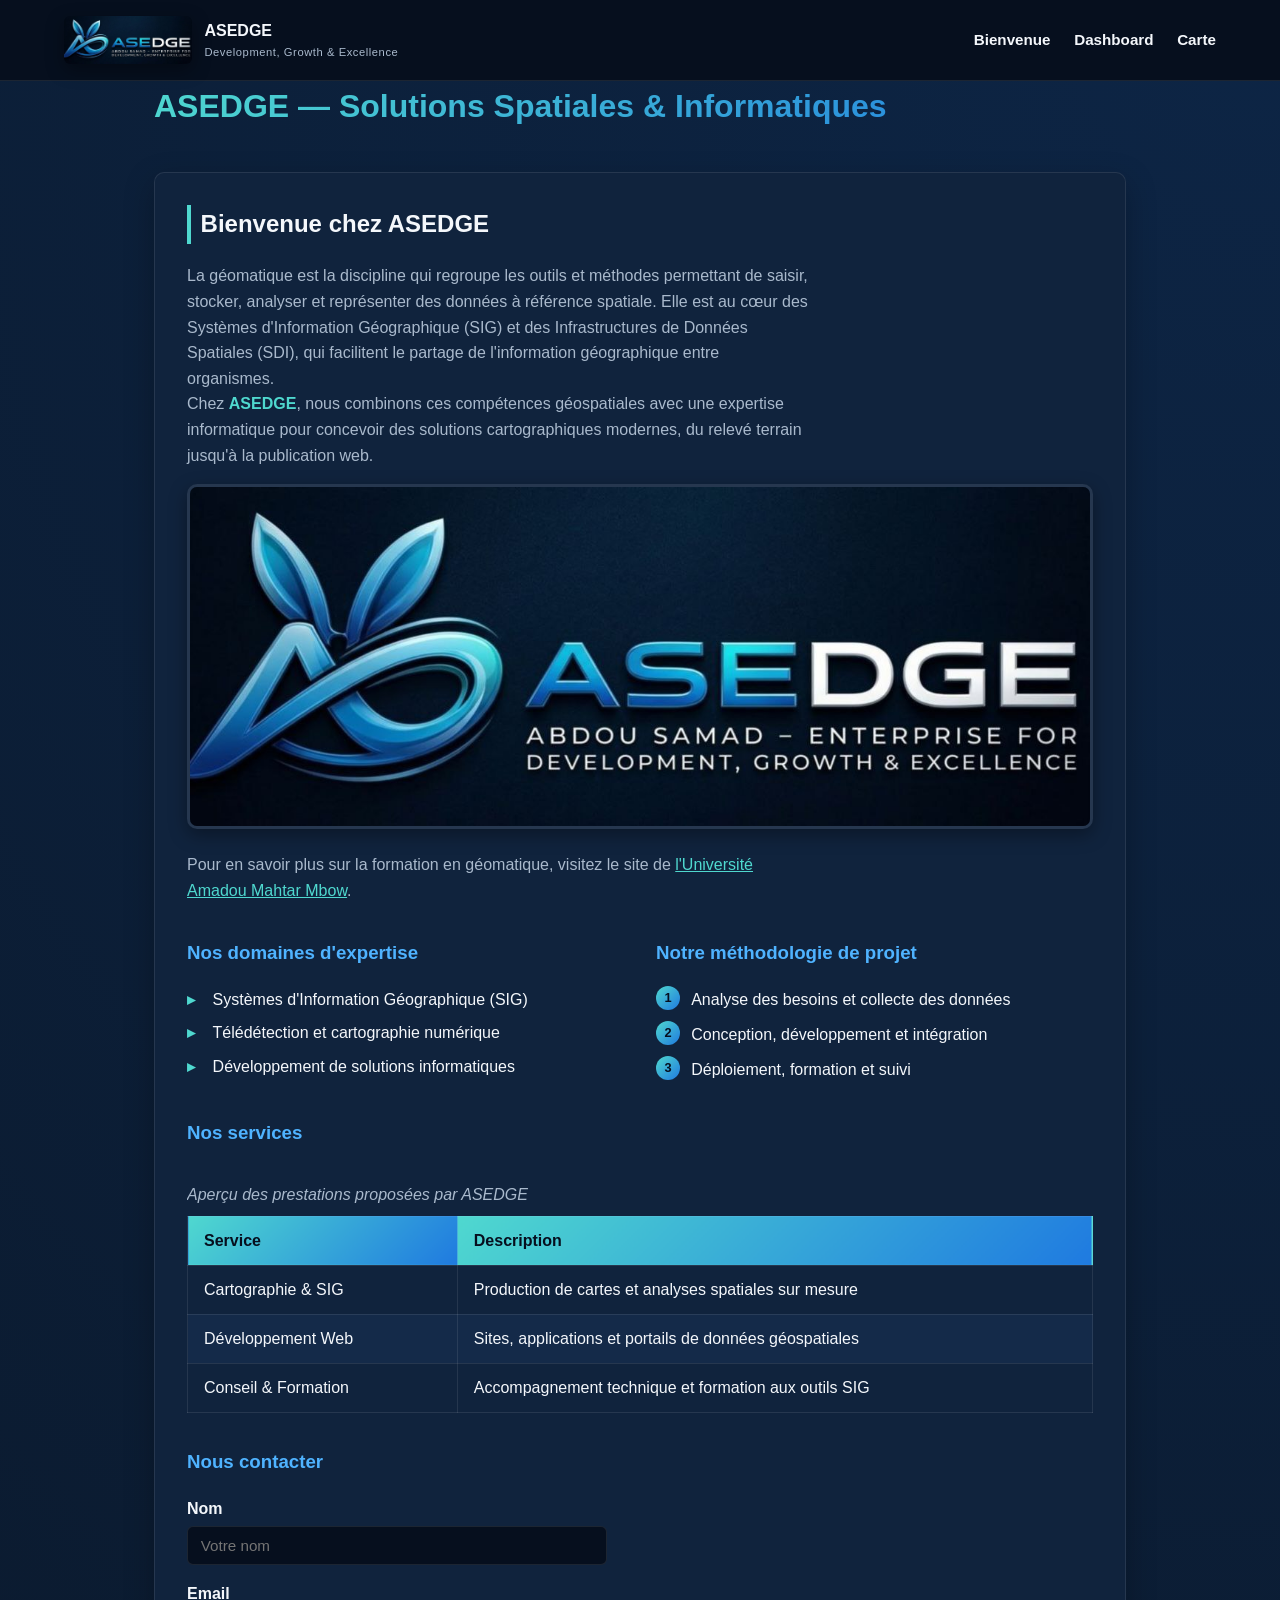
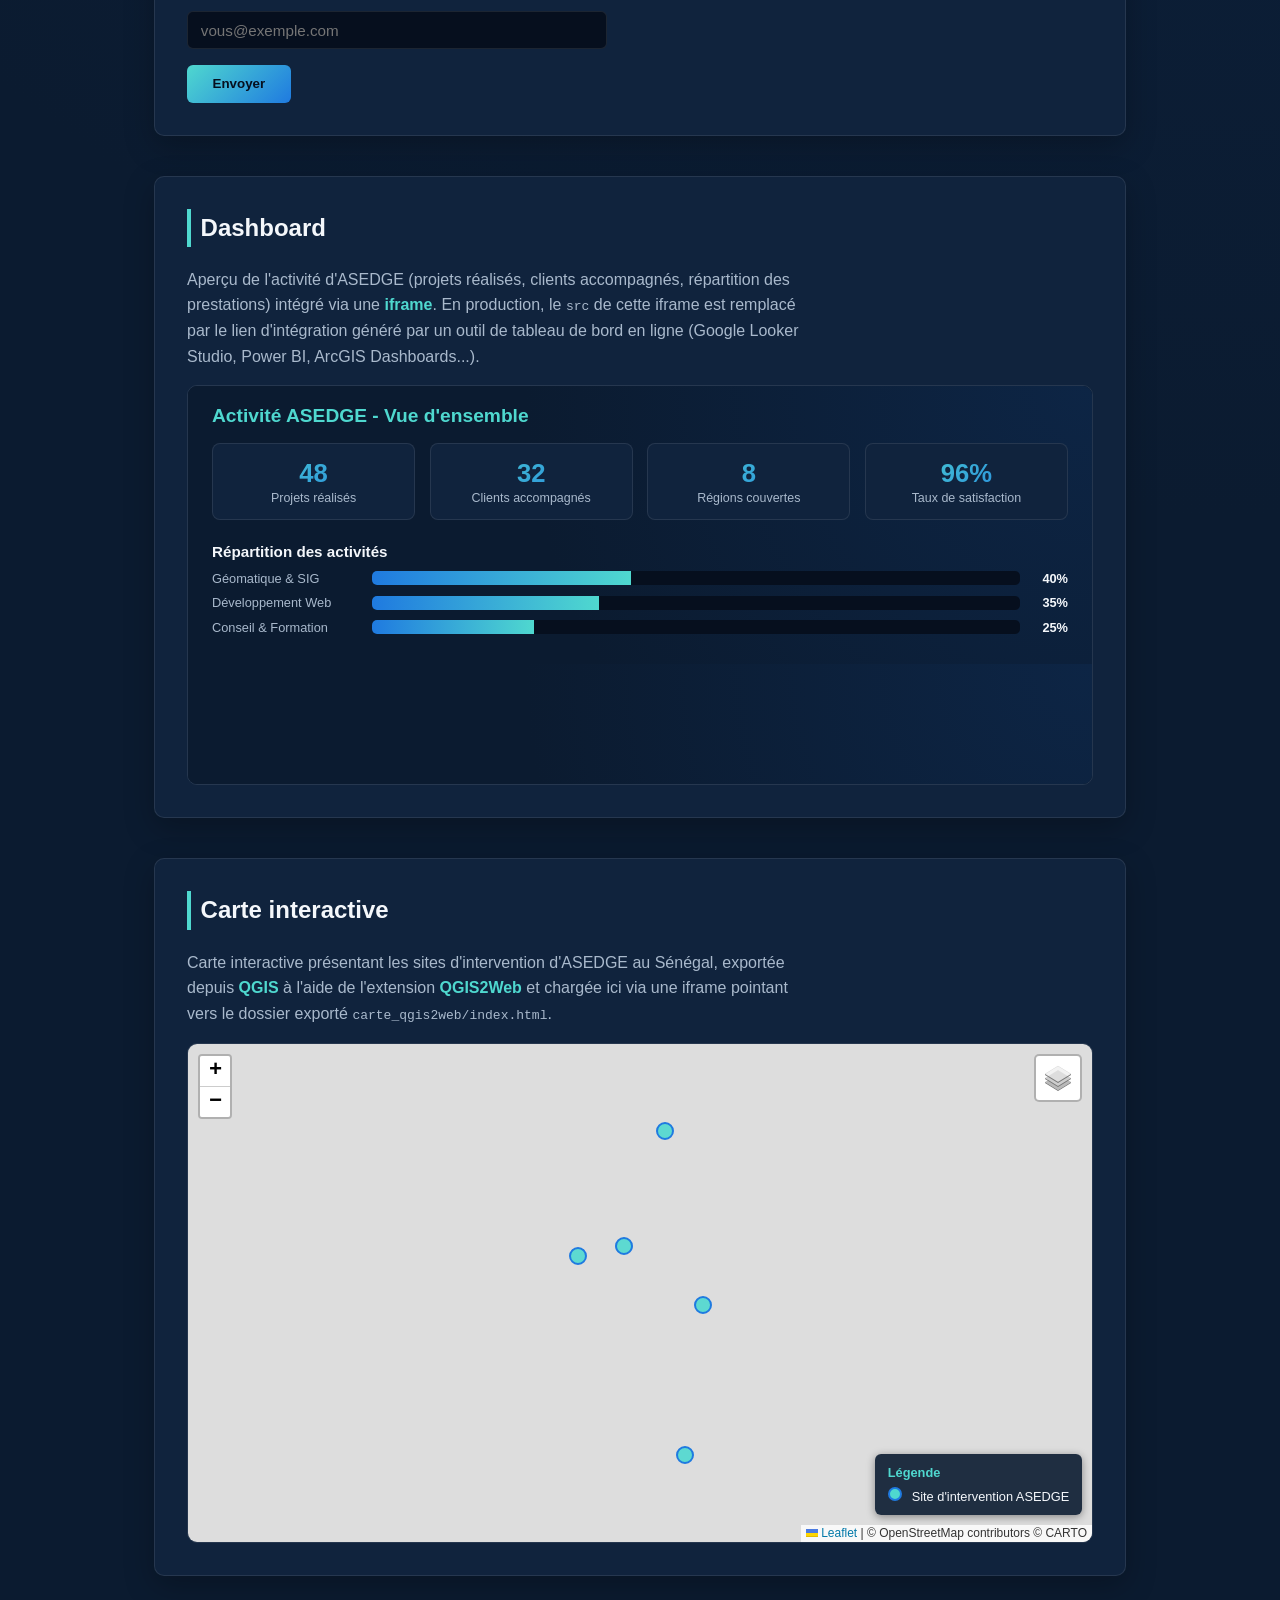
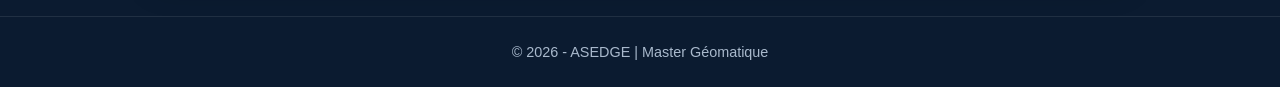
<file: html_sdi/index.html>
<!DOCTYPE html>
<html lang="fr">
<head>
  <meta charset="UTF-8">
  <meta name="viewport" content="width=device-width, initial-scale=1.0">
  <title>ASEDGE - Solutions Spatiales &amp; Informatiques | SDI</title>
  <link rel="stylesheet" href="style/style.css">
</head>
<body>

  <header class="site-header">
    <div class="brand">
      <img src="images/logo.jpg" alt="Logo ASEDGE" class="logo">
      <div class="brand-text">
        <strong>ASEDGE</strong>
        <small>Development, Growth &amp; Excellence</small>
      </div>
    </div>
    <nav>
      <a href="#bienvenue">Bienvenue</a>
      <a href="#dashboard">Dashboard</a>
      <a href="#carte">Carte</a>
    </nav>
  </header>

  <main>
    <h1>ASEDGE — Solutions Spatiales &amp; Informatiques</h1>

    <!-- ================= SECTION 1 : BIENVENUE ================= -->
    <section id="bienvenue">
      <h2>Bienvenue chez ASEDGE</h2>

      <p>
        La géomatique est la discipline qui regroupe les outils et méthodes permettant de saisir,
        stocker, analyser et représenter des données à référence spatiale. Elle est au cœur des
        Systèmes d'Information Géographique (SIG) et des Infrastructures de Données Spatiales (SDI),
        qui facilitent le partage de l'information géographique entre organismes.
        <br>
        Chez <span class="highlight">ASEDGE</span>, nous combinons ces compétences géospatiales avec
        une expertise informatique pour concevoir des solutions cartographiques modernes, du relevé
        terrain jusqu'à la publication web.
      </p>

      <img src="images/exemple.jpg" alt="Logo de l'entreprise ASEDGE, spécialiste des solutions spatiales et informatiques">

      <p>
        Pour en savoir plus sur la formation en géomatique, visitez le site de
        <a href="https://uam.sn/" target="_blank" rel="noopener noreferrer">l'Université Amadou Mahtar Mbow</a>.
      </p>

      <div class="two-col">
        <div>
          <h3>Nos domaines d'expertise</h3>
          <ul class="custom-list">
            <li>Systèmes d'Information Géographique (SIG)</li>
            <li>Télédétection et cartographie numérique</li>
            <li>Développement de solutions informatiques</li>
          </ul>
        </div>
        <div>
          <h3>Notre méthodologie de projet</h3>
          <ol class="custom-list">
            <li>Analyse des besoins et collecte des données</li>
            <li>Conception, développement et intégration</li>
            <li>Déploiement, formation et suivi</li>
          </ol>
        </div>
      </div>

      <h3>Nos services</h3>
      <div class="table-wrap">
        <table>
          <caption>Aperçu des prestations proposées par ASEDGE</caption>
          <thead>
            <tr>
              <th>Service</th>
              <th>Description</th>
            </tr>
          </thead>
          <tbody>
            <tr>
              <td>Cartographie &amp; SIG</td>
              <td>Production de cartes et analyses spatiales sur mesure</td>
            </tr>
            <tr>
              <td>Développement Web</td>
              <td>Sites, applications et portails de données géospatiales</td>
            </tr>
            <tr>
              <td>Conseil &amp; Formation</td>
              <td>Accompagnement technique et formation aux outils SIG</td>
            </tr>
          </tbody>
        </table>
      </div>

      <h3>Nous contacter</h3>
      <form class="contact-form" action="#" method="post">
        <div>
          <label for="nom">Nom</label>
          <input type="text" id="nom" name="nom" placeholder="Votre nom" required>
        </div>
        <div>
          <label for="email">Email</label>
          <input type="email" id="email" name="email" placeholder="vous@exemple.com" required>
        </div>
        <input type="submit" value="Envoyer">
      </form>
    </section>

    <!-- ================= SECTION 2 : DASHBOARD ================= -->
    <section id="dashboard">
      <h2>Dashboard</h2>
      <p>
        Aperçu de l'activité d'ASEDGE (projets réalisés, clients accompagnés, répartition des
        prestations) intégré via une <span class="highlight">iframe</span>. En production, le
        <code>src</code> de cette iframe est remplacé par le lien d'intégration généré par un
        outil de tableau de bord en ligne (Google Looker Studio, Power BI, ArcGIS Dashboards...).
      </p>
      <iframe
        src="dashboard/index.html"
        width="100%"
        height="400"
        title="Tableau de bord ASEDGE"
        loading="lazy">
      </iframe>
    </section>

    <!-- ================= SECTION 3 : CARTE ================= -->
    <section id="carte">
      <h2>Carte interactive</h2>
      <p>
        Carte interactive présentant les sites d'intervention d'ASEDGE au Sénégal, exportée depuis
        <span class="highlight">QGIS</span> à l'aide de l'extension <span class="highlight">QGIS2Web</span>
        et chargée ici via une iframe pointant vers le dossier exporté <code>carte_qgis2web/index.html</code>.
      </p>
      <iframe
        src="carte_qgis2web/index.html"
        width="100%"
        height="500"
        title="Carte interactive ASEDGE des sites d'intervention"
        loading="lazy">
      </iframe>
    </section>
  </main>

  <div class="footer-wrap">
    <footer>
      &copy; 2026 - ASEDGE | Master Géomatique
    </footer>
  </div>

</body>
</html>
</file>
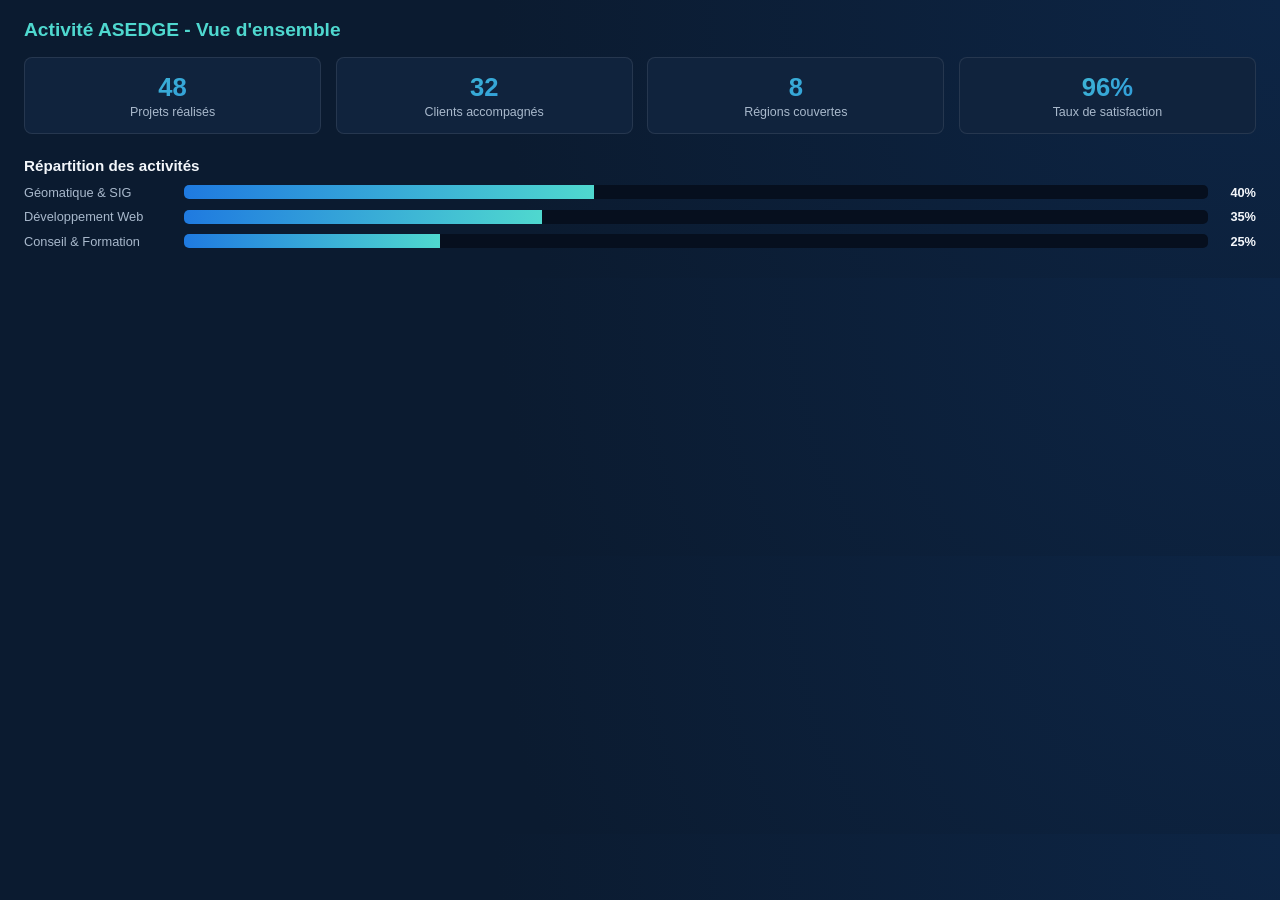
<file: html_sdi/dashboard/index.html>
<!DOCTYPE html>
<html lang="fr">
<head>
<meta charset="UTF-8">
<meta name="viewport" content="width=device-width, initial-scale=1.0">
<title>Tableau de bord ASEDGE</title>
<!--
  Ce fichier simule le tableau de bord "externe" demandé par l'exercice.
  Dans un vrai projet, on remplace le src de l'iframe (voir index.html, section
  Dashboard) par le lien d'intégration fourni par un outil de BI en ligne
  (Google Looker Studio, Power BI, ArcGIS Dashboards, etc.) après avoir cliqué
  sur "Partager > Intégrer un rapport" dans cet outil.
-->
<style>
  * { box-sizing: border-box; }
  body {
    margin: 0;
    font-family: "Segoe UI", Roboto, Arial, sans-serif;
    background-color: #0b1b30;
    background-image: radial-gradient(circle at top right, #0d2545, #0b1b30 60%);
    color: #f4f7fb;
    padding: 1.2rem 1.5rem;
  }
  h1 {
    font-size: 1.2rem;
    margin: 0 0 1rem;
    color: #4fd8cf;
  }
  .cards {
    display: grid;
    grid-template-columns: repeat(auto-fit, minmax(140px, 1fr));
    gap: 0.9rem;
    margin-bottom: 1.4rem;
  }
  .card {
    background: #10233d;
    border: 1px solid rgba(255,255,255,0.09);
    border-radius: 8px;
    padding: 0.9rem 1rem;
    text-align: center;
  }
  .card .value {
    font-size: 1.6rem;
    font-weight: 700;
    background: linear-gradient(135deg, #4fd8cf, #1f7ae0);
    -webkit-background-clip: text;
    background-clip: text;
    color: transparent;
  }
  .card .label {
    font-size: 0.78rem;
    color: #a9b9cc;
    margin-top: 0.2rem;
  }
  .chart h2 {
    font-size: 0.95rem;
    color: #f4f7fb;
    margin-bottom: 0.7rem;
  }
  .bar-row {
    display: flex;
    align-items: center;
    gap: 0.6rem;
    margin-bottom: 0.6rem;
    font-size: 0.8rem;
  }
  .bar-row .bar-label {
    width: 150px;
    flex-shrink: 0;
    color: #a9b9cc;
  }
  .bar-track {
    flex: 1;
    background: #060f1e;
    border-radius: 5px;
    overflow: hidden;
    height: 14px;
  }
  .bar-fill {
    height: 100%;
    background: linear-gradient(90deg, #1f7ae0, #4fd8cf);
  }
  .bar-pct {
    width: 38px;
    text-align: right;
    color: #f4f7fb;
    font-weight: 600;
  }
</style>
</head>
<body>

  <h1>Activité ASEDGE - Vue d'ensemble</h1>

  <div class="cards">
    <div class="card">
      <div class="value">48</div>
      <div class="label">Projets réalisés</div>
    </div>
    <div class="card">
      <div class="value">32</div>
      <div class="label">Clients accompagnés</div>
    </div>
    <div class="card">
      <div class="value">8</div>
      <div class="label">Régions couvertes</div>
    </div>
    <div class="card">
      <div class="value">96%</div>
      <div class="label">Taux de satisfaction</div>
    </div>
  </div>

  <div class="chart">
    <h2>Répartition des activités</h2>
    <div class="bar-row">
      <div class="bar-label">Géomatique &amp; SIG</div>
      <div class="bar-track"><div class="bar-fill" style="width:40%;"></div></div>
      <div class="bar-pct">40%</div>
    </div>
    <div class="bar-row">
      <div class="bar-label">Développement Web</div>
      <div class="bar-track"><div class="bar-fill" style="width:35%;"></div></div>
      <div class="bar-pct">35%</div>
    </div>
    <div class="bar-row">
      <div class="bar-label">Conseil &amp; Formation</div>
      <div class="bar-track"><div class="bar-fill" style="width:25%;"></div></div>
      <div class="bar-pct">25%</div>
    </div>
  </div>

</body>
</html>
</file>
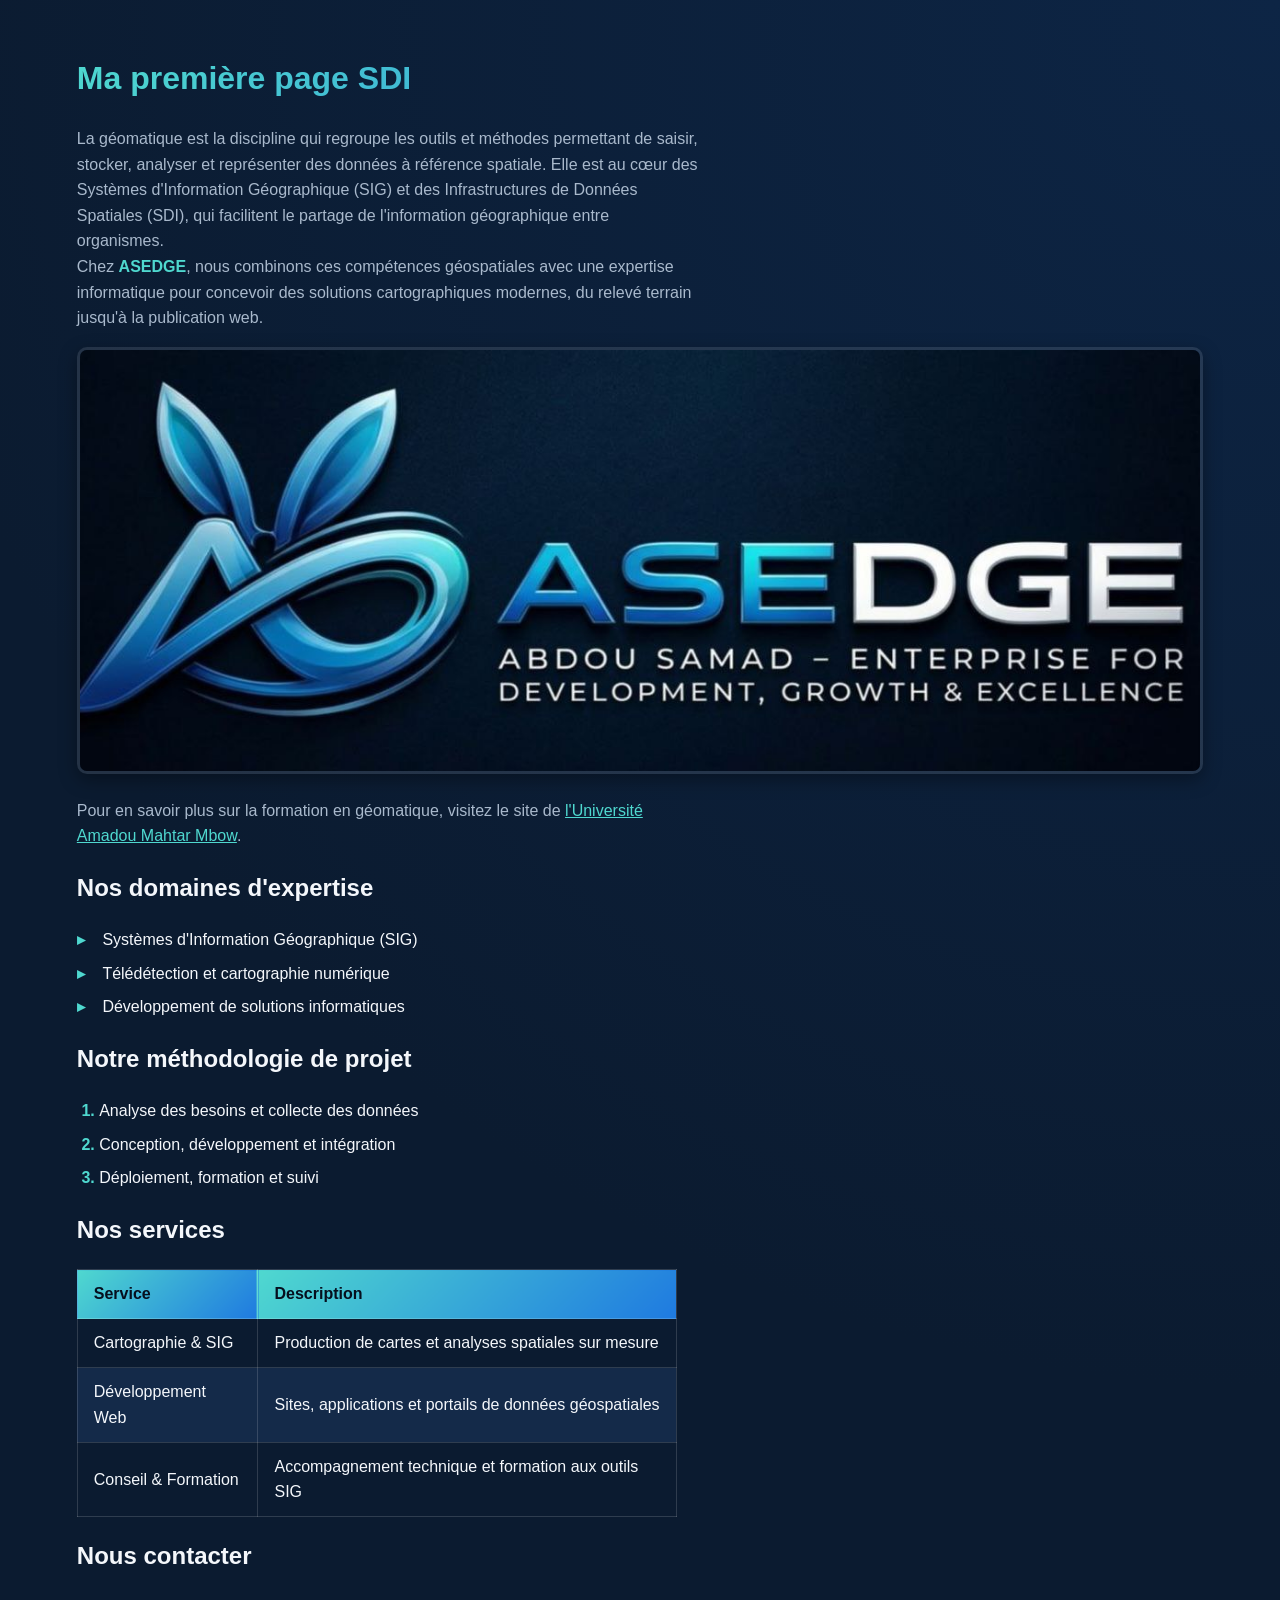
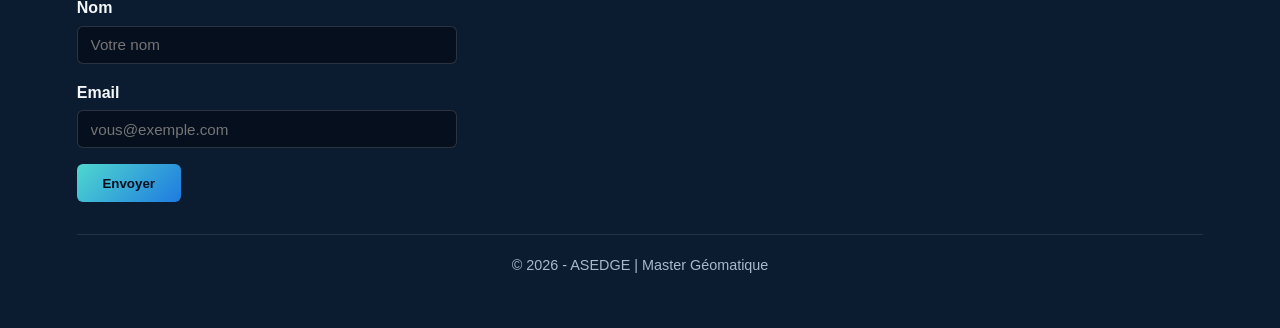
<file: html_sdi/exercice1.html>
<!DOCTYPE html>
<html lang="fr">
<head>
  <meta charset="UTF-8">
  <meta name="viewport" content="width=device-width, initial-scale=1.0">
  <title>Ma première page SDI - ASEDGE</title>
  <style>
    /* CSS interne demandé pour l'Exercice I (balise <style> dans <head>) */
    * { box-sizing: border-box; }

    body {
      font-family: "Segoe UI", Roboto, Arial, sans-serif;
      margin: 0;
      padding: 2rem 6%;
      background-color: #0b1b30;
      background-image: radial-gradient(circle at top right, #0d2545, #0b1b30 60%);
      color: #f4f7fb;
      line-height: 1.6;
    }

    h1 {
      background: linear-gradient(135deg, #4fd8cf, #1f7ae0);
      -webkit-background-clip: text;
      background-clip: text;
      color: transparent;
      font-size: 2rem;
    }

    p {
      color: #a9b9cc;
      max-width: 70ch;
    }

    .highlight {
      color: #4fd8cf;
      font-weight: 700;
    }

    img {
      max-width: 100%;
      height: auto;
      border: 3px solid rgba(255, 255, 255, 0.1);
      border-radius: 10px;
      box-shadow: 0 6px 18px rgba(0, 0, 0, 0.35);
    }

    a {
      color: #4fd8cf;
      text-decoration: underline;
    }

    a:hover {
      color: #4fb3ff;
      text-decoration: none;
    }

    ul, ol {
      max-width: 500px;
    }

    ul {
      list-style: none;
      padding-left: 0;
    }

    ul li {
      position: relative;
      padding-left: 1.6rem;
      margin-bottom: 0.5rem;
    }

    ul li::before {
      content: "\25B8";
      color: #4fd8cf;
      position: absolute;
      left: 0;
      font-weight: bold;
    }

    ol {
      padding-left: 1.4rem;
    }

    ol li {
      margin-bottom: 0.5rem;
    }

    ol li::marker {
      color: #4fd8cf;
      font-weight: 700;
    }

    form {
      display: flex;
      flex-direction: column;
      gap: 1rem;
      max-width: 380px;
      margin-top: 1rem;
    }

    form label {
      font-weight: 600;
      margin-bottom: 0.3rem;
      display: block;
    }

    form input[type="text"],
    form input[type="email"] {
      width: 100%;
      padding: 0.6rem 0.8rem;
      border-radius: 6px;
      border: 1px solid rgba(255, 255, 255, 0.15);
      background: #060f1e;
      color: #f4f7fb;
      font-size: 0.95rem;
    }

    form input[type="text"]:focus,
    form input[type="email"]:focus {
      outline: none;
      border-color: #4fd8cf;
    }

    form input[type="submit"] {
      align-self: flex-start;
      padding: 0.7rem 1.6rem;
      border: none;
      border-radius: 6px;
      background: linear-gradient(135deg, #4fd8cf, #1f7ae0);
      color: #060f1e;
      font-weight: 700;
      cursor: pointer;
    }

    table {
      border-collapse: collapse;
      width: 100%;
      max-width: 600px;
      margin: 1rem 0;
    }

    table th, table td {
      border: 1px solid rgba(255, 255, 255, 0.15);
      padding: 0.7rem 1rem;
      text-align: left;
    }

    table thead th {
      background: linear-gradient(135deg, #4fd8cf, #1f7ae0);
      color: #060f1e;
    }

    table tbody tr:nth-child(even) {
      background: #142a49;
    }

    .footer-wrap {
      border-top: 1px solid rgba(255, 255, 255, 0.1);
      margin-top: 2rem;
    }

    footer {
      text-align: center;
      padding: 1.2rem 0;
      color: #a9b9cc;
      font-size: 0.9rem;
    }
  </style>
</head>
<body>

  <h1>Ma première page SDI</h1>

  <p>
    La géomatique est la discipline qui regroupe les outils et méthodes permettant de saisir,
    stocker, analyser et représenter des données à référence spatiale. Elle est au cœur des
    Systèmes d'Information Géographique (SIG) et des Infrastructures de Données Spatiales (SDI),
    qui facilitent le partage de l'information géographique entre organismes.
    <br>
    Chez <span class="highlight">ASEDGE</span>, nous combinons ces compétences géospatiales avec
    une expertise informatique pour concevoir des solutions cartographiques modernes, du relevé
    terrain jusqu'à la publication web.
  </p>

  <img src="images/exemple.jpg" alt="Logo de l'entreprise ASEDGE, spécialiste des solutions spatiales et informatiques">

  <p>
    Pour en savoir plus sur la formation en géomatique, visitez le site de
    <a href="https://uam.sn/" target="_blank" rel="noopener noreferrer">l'Université Amadou Mahtar Mbow</a>.
  </p>

  <h2>Nos domaines d'expertise</h2>
  <ul>
    <li>Systèmes d'Information Géographique (SIG)</li>
    <li>Télédétection et cartographie numérique</li>
    <li>Développement de solutions informatiques</li>
  </ul>

  <h2>Notre méthodologie de projet</h2>
  <ol>
    <li>Analyse des besoins et collecte des données</li>
    <li>Conception, développement et intégration</li>
    <li>Déploiement, formation et suivi</li>
  </ol>

  <h2>Nos services</h2>
  <table>
    <thead>
      <tr>
        <th>Service</th>
        <th>Description</th>
      </tr>
    </thead>
    <tbody>
      <tr>
        <td>Cartographie &amp; SIG</td>
        <td>Production de cartes et analyses spatiales sur mesure</td>
      </tr>
      <tr>
        <td>Développement Web</td>
        <td>Sites, applications et portails de données géospatiales</td>
      </tr>
      <tr>
        <td>Conseil &amp; Formation</td>
        <td>Accompagnement technique et formation aux outils SIG</td>
      </tr>
    </tbody>
  </table>

  <h2>Nous contacter</h2>
  <form action="#" method="post">
    <div>
      <label for="nom">Nom</label>
      <input type="text" id="nom" name="nom" placeholder="Votre nom" required>
    </div>
    <div>
      <label for="email">Email</label>
      <input type="email" id="email" name="email" placeholder="vous@exemple.com" required>
    </div>
    <input type="submit" value="Envoyer">
  </form>

  <div class="footer-wrap">
    <footer>
      &copy; 2026 - ASEDGE | Master Géomatique
    </footer>
  </div>

</body>
</html>
</file>
<file: html_sdi/style/style.css>
/* =========================================================
   ASEDGE - Feuille de style commune (Exercice I & Exercice II)
   Abdou Samad Enterprise for Development, Growth & Excellence
   ========================================================= */

:root {
  --navy-dark: #060f1e;
  --navy: #0b1b30;
  --panel: #10233d;
  --panel-light: #142a49;
  --border: rgba(255, 255, 255, 0.09);
  --blue: #1f7ae0;
  --blue-light: #4fb3ff;
  --cyan: #4fd8cf;
  --white: #f4f7fb;
  --muted: #a9b9cc;
  --gradient: linear-gradient(135deg, var(--cyan), var(--blue));
  --radius: 10px;
}

* {
  box-sizing: border-box;
}

body {
  margin: 0;
  font-family: "Segoe UI", Roboto, Arial, sans-serif;
  background-color: var(--navy);
  background-image: radial-gradient(circle at top right, #0d2545, var(--navy) 60%);
  color: var(--white);
  line-height: 1.6;
}

/* ---------- En-tête / marque ---------- */
.site-header {
  display: flex;
  flex-wrap: wrap;
  align-items: center;
  justify-content: space-between;
  gap: 1rem;
  padding: 1rem 5%;
  background: var(--navy-dark);
  border-bottom: 1px solid var(--border);
  position: sticky;
  top: 0;
  z-index: 10;
}

.brand {
  display: flex;
  align-items: center;
  gap: 0.8rem;
}

.brand img.logo {
  height: 48px;
  width: auto;
  max-width: none;
  border: none;
  border-radius: 6px;
}

.brand .brand-text small {
  display: block;
  color: var(--muted);
  font-size: 0.7rem;
  letter-spacing: 0.05em;
}

.site-header nav a {
  color: var(--white);
  margin-left: 1.2rem;
  font-weight: 600;
  font-size: 0.95rem;
  text-decoration: none;
  border-bottom: 2px solid transparent;
  padding-bottom: 4px;
  transition: border-color 0.2s ease, color 0.2s ease;
}

.site-header nav a:hover {
  color: var(--cyan);
  border-bottom-color: var(--cyan);
}

/* ---------- Conteneurs / sections ---------- */
main {
  max-width: 1100px;
  margin: 0 auto;
  padding: 0 5%;
}

section, .page-section {
  background: var(--panel);
  border: 1px solid var(--border);
  border-radius: var(--radius);
  padding: 2rem;
  margin: 2.5rem 0;
  box-shadow: 0 10px 30px rgba(0, 0, 0, 0.25);
}

/* ---------- Titres et texte ---------- */
h1 {
  font-size: 2rem;
  margin-top: 0;
  background: var(--gradient);
  -webkit-background-clip: text;
  background-clip: text;
  color: transparent;
}

h2 {
  font-size: 1.5rem;
  color: var(--white);
  border-left: 4px solid var(--cyan);
  padding-left: 0.6rem;
  margin-top: 0;
}

h3 {
  color: var(--blue-light);
}

p {
  color: var(--muted);
  max-width: 70ch;
}

.highlight {
  color: var(--cyan);
  font-weight: 700;
}

/* ---------- Image ---------- */
img {
  max-width: 100%;
  height: auto;
  border: 3px solid var(--border);
  border-radius: var(--radius);
  box-shadow: 0 6px 18px rgba(0, 0, 0, 0.35);
}

/* ---------- Liens ---------- */
a {
  color: var(--cyan);
  text-decoration: underline;
}

a:hover {
  color: var(--blue-light);
  text-decoration: none;
}

/* ---------- Listes ---------- */
ul.custom-list {
  list-style: none;
  padding-left: 0;
}

ul.custom-list li {
  position: relative;
  padding-left: 1.6rem;
  margin-bottom: 0.5rem;
  color: var(--white);
}

ul.custom-list li::before {
  content: "\25B8";
  color: var(--cyan);
  position: absolute;
  left: 0;
  font-weight: bold;
}

ol.custom-list {
  list-style: none;
  counter-reset: step-counter;
  padding-left: 0;
}

ol.custom-list li {
  counter-increment: step-counter;
  position: relative;
  padding-left: 2.2rem;
  margin-bottom: 0.6rem;
  color: var(--white);
}

ol.custom-list li::before {
  content: counter(step-counter);
  position: absolute;
  left: 0;
  top: -0.05rem;
  width: 1.5rem;
  height: 1.5rem;
  line-height: 1.5rem;
  text-align: center;
  font-size: 0.8rem;
  font-weight: 700;
  color: var(--navy-dark);
  background: var(--gradient);
  border-radius: 50%;
}

.two-col {
  display: grid;
  grid-template-columns: 1fr 1fr;
  gap: 2rem;
}

/* ---------- Formulaire ---------- */
form.contact-form {
  display: flex;
  flex-direction: column;
  gap: 1rem;
  max-width: 420px;
}

form.contact-form label {
  font-weight: 600;
  margin-bottom: 0.3rem;
  display: block;
  color: var(--white);
}

form.contact-form input[type="text"],
form.contact-form input[type="email"] {
  width: 100%;
  padding: 0.6rem 0.8rem;
  border-radius: 6px;
  border: 1px solid var(--border);
  background: var(--navy-dark);
  color: var(--white);
  font-size: 0.95rem;
}

form.contact-form input[type="text"]:focus,
form.contact-form input[type="email"]:focus {
  outline: none;
  border-color: var(--cyan);
}

form.contact-form input[type="submit"] {
  align-self: flex-start;
  padding: 0.7rem 1.6rem;
  border: none;
  border-radius: 6px;
  background: var(--gradient);
  color: var(--navy-dark);
  font-weight: 700;
  cursor: pointer;
}

form.contact-form input[type="submit"]:hover {
  filter: brightness(1.1);
}

/* ---------- Tableau ---------- */
.table-wrap {
  overflow-x: auto;
  max-width: 100%;
}

table {
  width: 100%;
  max-width: 100%;
  border-collapse: collapse;
  margin: 1rem 0;
}

table caption {
  text-align: left;
  color: var(--muted);
  margin-bottom: 0.5rem;
  font-style: italic;
}

table th, table td {
  border: 1px solid var(--border);
  padding: 0.7rem 1rem;
  text-align: left;
  color: var(--white);
}

table thead th {
  background: var(--gradient);
  color: var(--navy-dark);
  font-weight: 700;
}

table tbody tr:nth-child(even) {
  background: var(--panel-light);
}

/* ---------- Iframes (dashboard / carte) ---------- */
iframe {
  width: 100%;
  max-width: 100%;
  border: 1px solid var(--border);
  border-radius: var(--radius);
  display: block;
}

/* ---------- Pied de page ---------- */
.footer-wrap {
  border-top: 1px solid var(--border);
  margin-top: 2rem;
}

footer {
  text-align: center;
  padding: 1.5rem 5%;
  color: var(--muted);
  font-size: 0.9rem;
}

/* ---------- Responsive ---------- */
@media (max-width: 700px) {
  .two-col {
    grid-template-columns: 1fr;
  }

  .site-header {
    flex-direction: column;
    align-items: flex-start;
  }

  .site-header nav a {
    margin-left: 0;
    margin-right: 1rem;
  }

  section, .page-section {
    padding: 1.2rem;
  }
}
</file>
